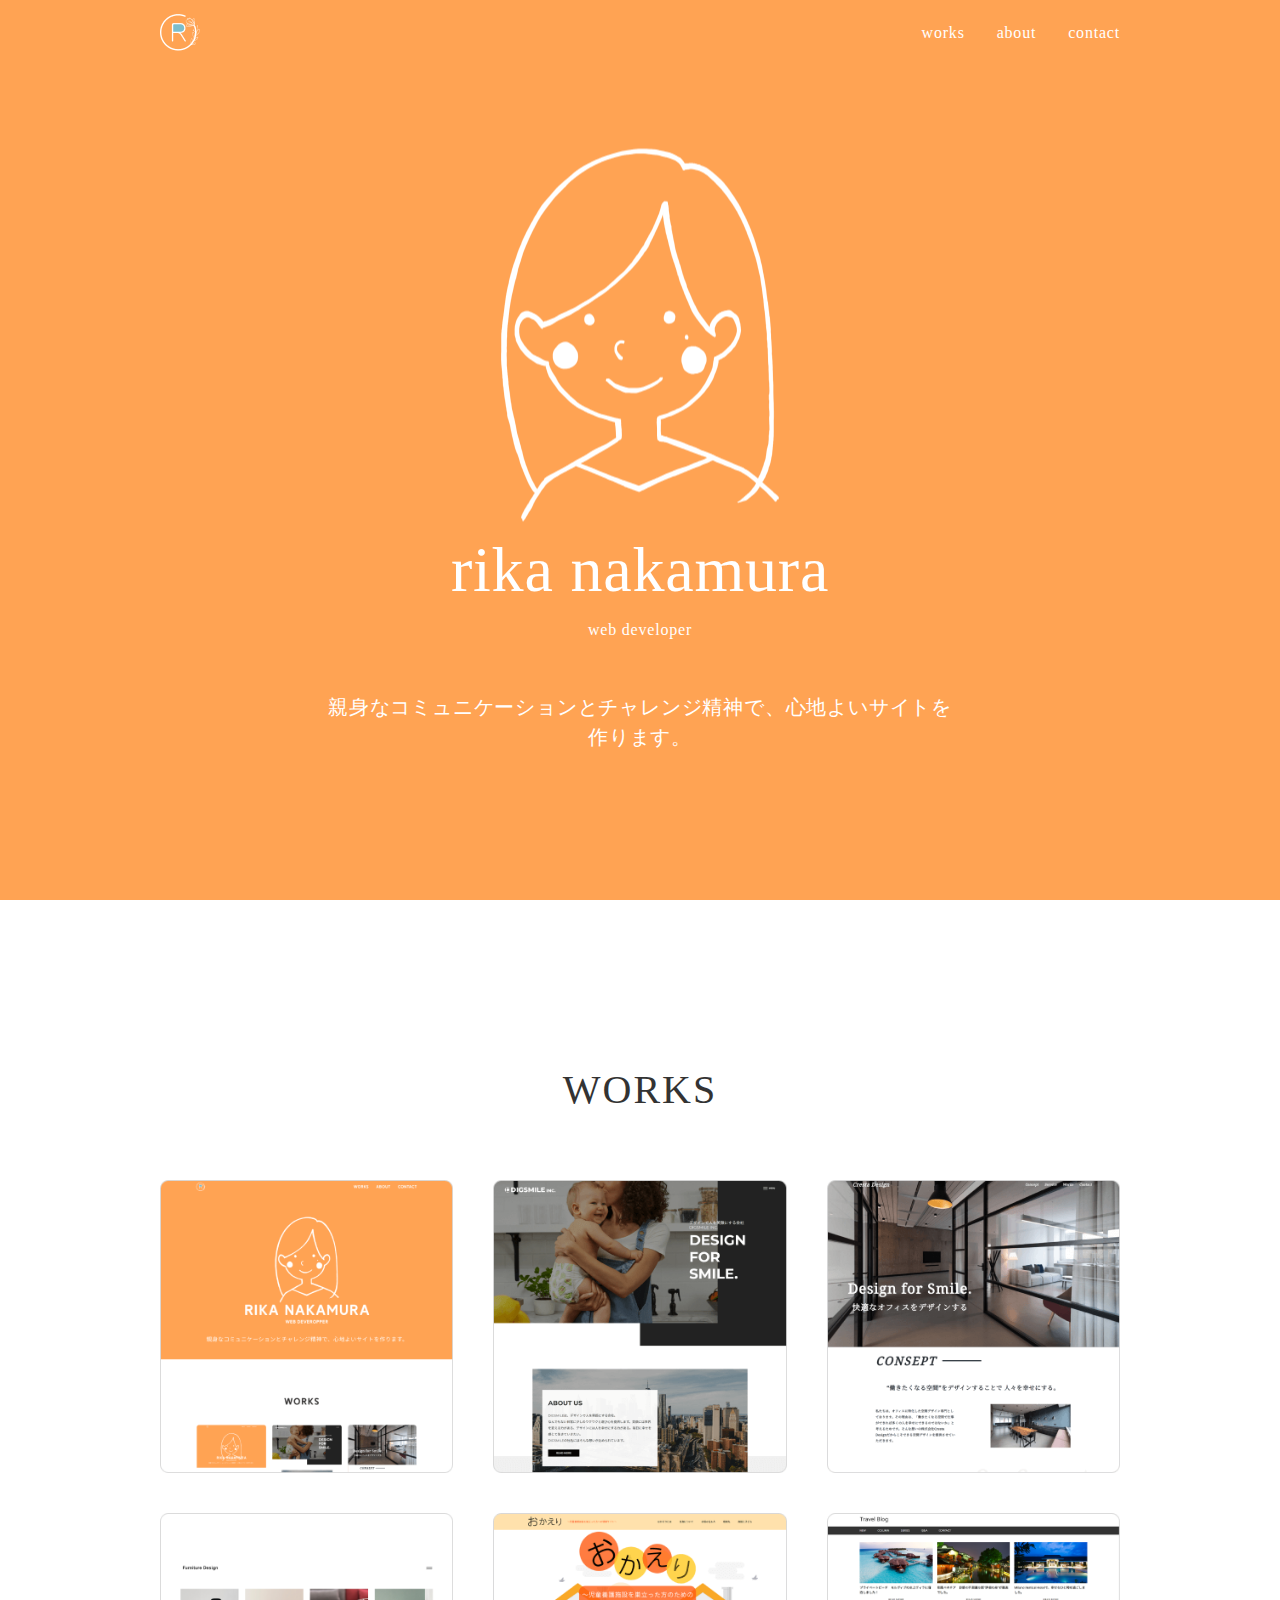
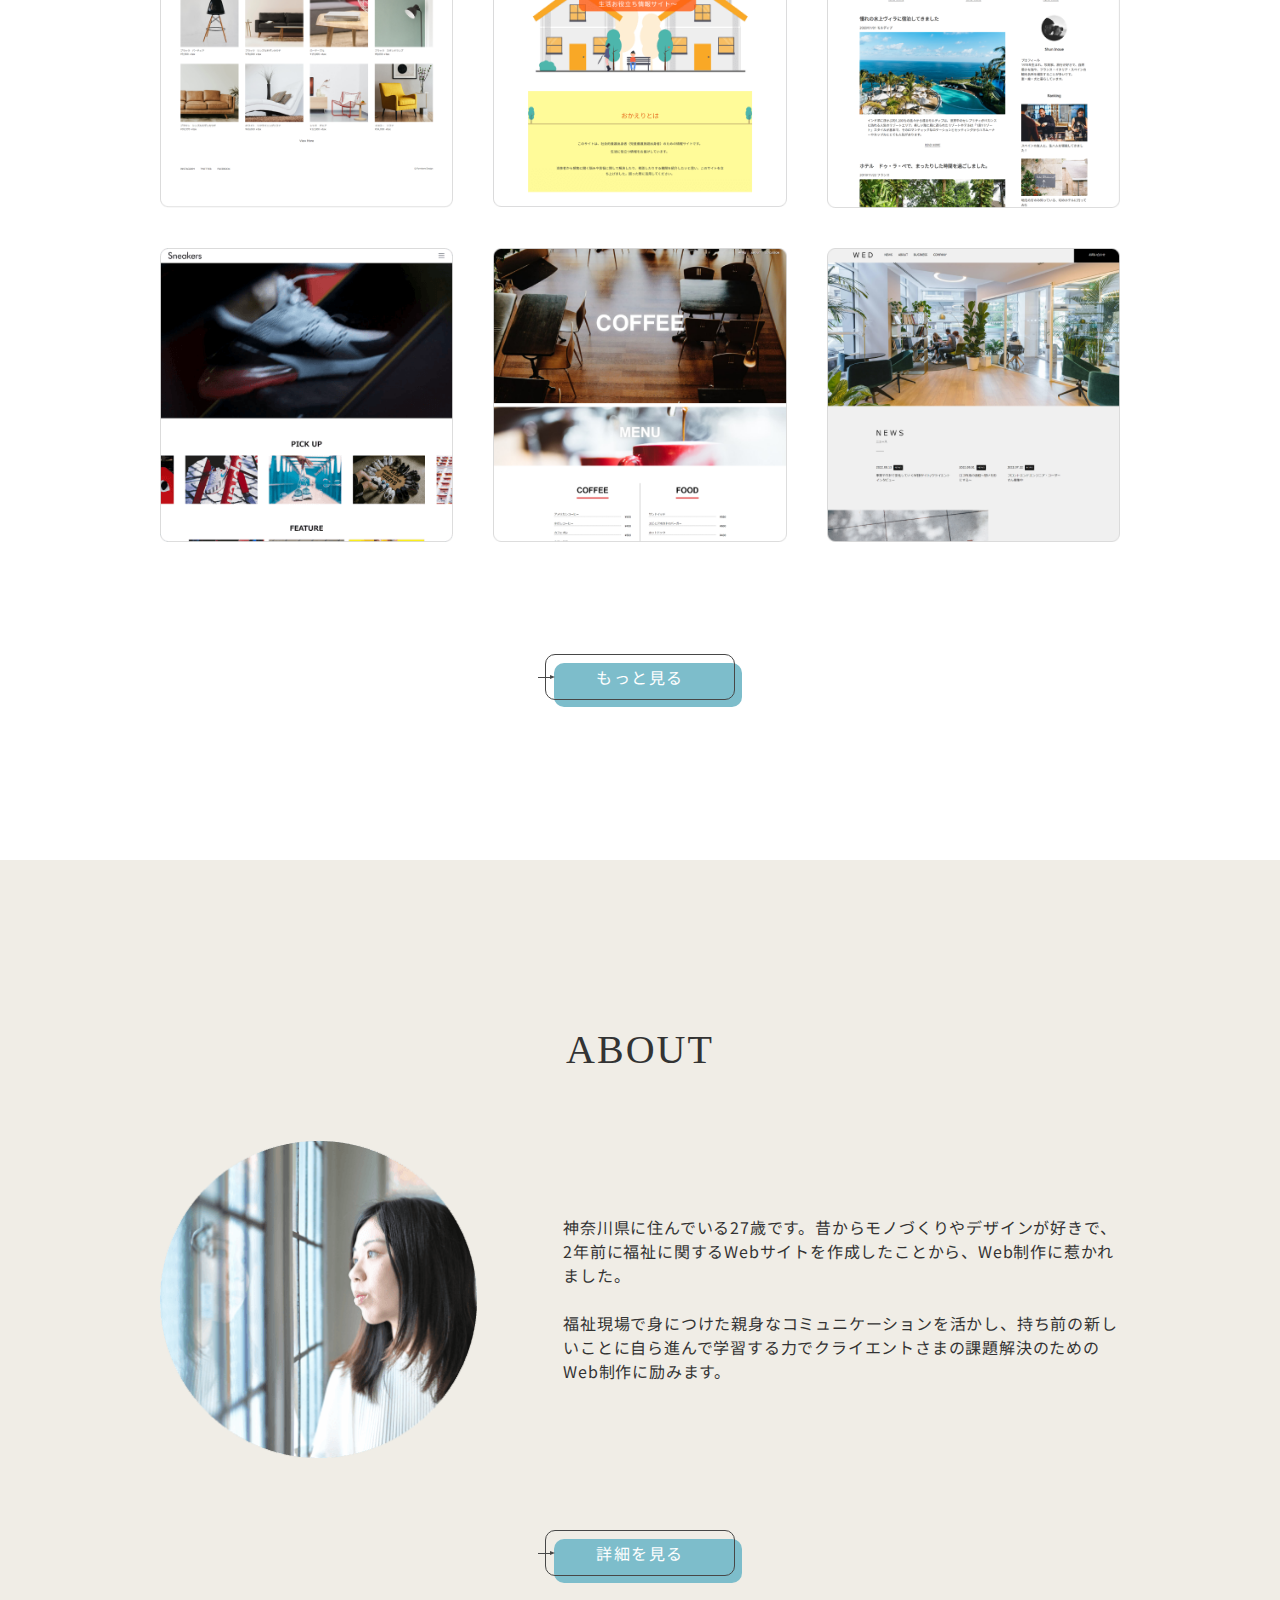
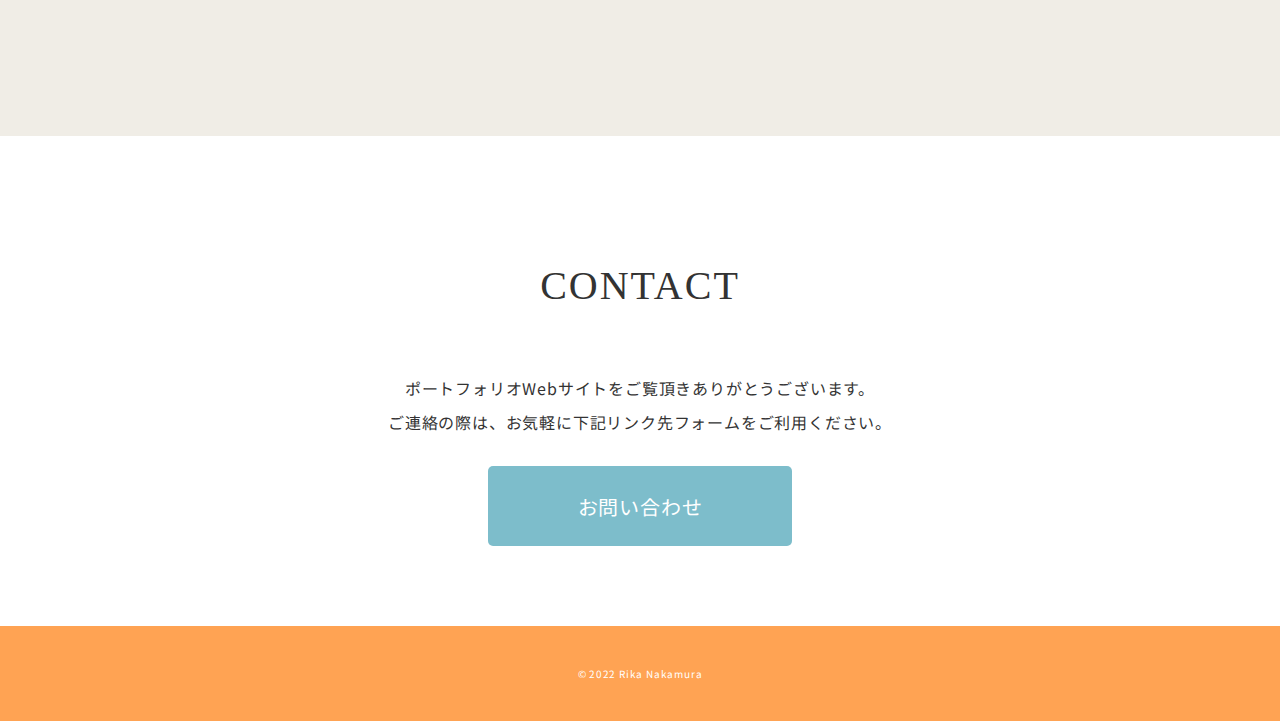
<file: index.html>
<!DOCTYPE html>
<html lang="ja">

<head>
    <meta charset="UTF-8">
    <meta name="viewport" content="width=device-width, initial-scale=1.0">
    <meta name="description" content="webコーダーをめざす中村理香のポートフォリオサイトです">
    <title>Rika Nakamura portforio | Home </title>
    <link rel="short-icon" href="#">
    <link href="https://fonts.googleapis.com/css2?family=Noto+Sans+JP:wght@400;700&display=swap" rel="stylesheet">
    <script src="https://ajax.googleapis.com/ajax/libs/jquery/3.4.1/jquery.min.js"></script>
    <link rel="stylesheet" href="https://use.fontawesome.com/releases/v5.6.3/css/all.css">
    <link rel="stylesheet" href="styles/reset.css">
    <link rel="stylesheet" href="styles/styles.css">
</head>

<body>
    <!-- header -->
    <header class="header">
        <div class="header__inner wrapper">
            <p class="header__logo">
                <a href="index.html">
                    <img src="img/Home/logo.png" alt="ヘッダーロゴ">
                </a>
            </p>
            <div class="nav-wrapper">
                <nav class="header__nav">
                    <ul class="header__nav_list ">
                        <li class="header__nav_item"><a href="works.html">works</a></li>
                        <li class="header__nav_item"><a href="about.html">about</a></li>
                        <li class="header__nav_item"><a href="contact.html">contact</a></li>
                    </ul>
                </nav>
            </div>
        </div>
        <button class="burger-btn">
            <span class="bar bar_top"></span>
            <span class="bar bar_mid"></span>
            <span class="bar bar_bottom"></span>
        </button>

    </header>
    <!-- //header -->

    <!-- main -->
    <main>
        <!-- fv -->
        <div class="fv">
            <div class="fv__wrapper">
                <p class="fv__img">
                    <img src="img/Home/fv-illust 1.png" alt="Rika Nakamuraのイラスト">
                </p>
                <div class="fv__main-copy">
                    <h1>rika nakamura</h1>
                    <p class="fv__en-copy">web developer</p>
                    <p class="fv__jp-copy">親身なコミュニケーションとチャレンジ精神で、<br class="only-SP">心地よいサイトを作ります。</p>
                </div>
            </div>
        </div>
        <!-- //fv -->

        <!-- workSec -->
        <section class="workSec section wrapper">
            <h2 class="section__title">works</h2>
            <ul class="workSec__list">
                <li class="workSec__item"><a href="works-item1.html"><img
                            src="img/Home/works-item1.png" alt="item1の画像"></a></li>
                <li class="workSec__item"><a href="works-item2.html"><img
                            src="img/Home/works-item2.png" alt="item2の画像"></a></li>
                <li class="workSec__item"><a href="works-item3.html"><img
                            src="img/Home/works-item3.png" alt="item3の画像"></a></li>
                <li class="workSec__item"><a href="works-item4.html"><img
                            src="img/Home/works-item4.png" alt="item4の画像"></a></li>
                <li class="workSec__item"><a href="works-item5.html"><img
                            src="img/Home/works-item5.png" alt="item5の画像"></a></li>
                <li class="workSec__item"><a href="works-item6.html"><img
                            src="img/Home/works-item6.png" alt="item6の画像"></a></li>
                <li class="workSec__item"><a href="works-item7.html"><img
                            src="img/Home/works-item7.png" alt="item7の画像"></a></li>
                <li class="workSec__item"><a href="works-item8.html"><img
                            src="img/Home/works-item8.png" alt="item8の画像"></a></li>
                <li class="workSec__item"><a href="works-item9.html"><img
                            src="img/Home/works-item9.png" alt="item9の画像"></a></li>
            </ul>
            <div class="common-btn">
                <div class="btn-wrap">
                    <div class="btn-inner">
                        <a href="works.html">もっと見る</a>
                    </div>
                </div>
            </div>
        </section>
        <!-- //worksSec -->

        <!-- aboutSec -->
        <section class="top-aboutSec section bg-bro">
            <div class="wrapper">
                <h2 class="section__title">about</h2>
                <div class="aboutSec__inner">
                    <p class="aboutSec__img"><img src="img/Home/about-photo.png" alt="RikaNakamuraの画像"></p>
                    <div class="aboutSec__txt">
                        <p>
                            神奈川県に住んでいる27歳です。昔からモノづくりやデザインが好きで、2年前に福祉に関するWebサイトを作成したことから、Web制作に惹かれました。
                        </p>
                        <p>
                            福祉現場で身につけた親身なコミュニケーションを活かし、持ち前の新しいことに自ら進んで学習する力でクライエントさまの課題解決のためのWeb制作に励みます。
                        </p>
                    </div>
                </div>
                <div class="common-btn">
                    <div class="btn-wrap">
                        <div class="btn-inner">
                            <a href="about.html">詳細を見る</a>
                        </div>
                    </div>
                </div>
            </div>
        </section>
        <!-- //aboutSec -->

        <!-- cta -->
        <section class="ctaSec section-underlayer">
            <div class="wrapper">
                <h2 class="section__title">contact</h2>
                <p>ポートフォリオWebサイトをご覧頂き<br class="only-SP">ありがとうございます。</p>
                <p>ご連絡の際は、お気軽に<br class="only-SP">下記リンク先フォームをご利用ください。</p>
                <div class="btn"><a href="contact.html">お問い合わせ</a></div>
            </div>
        </section>
        <!-- //cta -->

        <div id="pagetop"><a href="#"></a></div>
    </main>
    <!-- //main -->


    <!-- footer -->
    <footer>
        <p class="small">&copy; 2022 Rika Nakamura</p>
    </footer>
    <!-- //footer -->

    <script src="https://code.jquery.com/jquery-3.6.0.min.js"
        integrity="sha256-/xUj+3OJU5yExlq6GSYGSHk7tPXikynS7ogEvDej/m4=" crossorigin="anonymous"></script>
    <script src="js/main.js"></script>

</body>

</html>
</file>
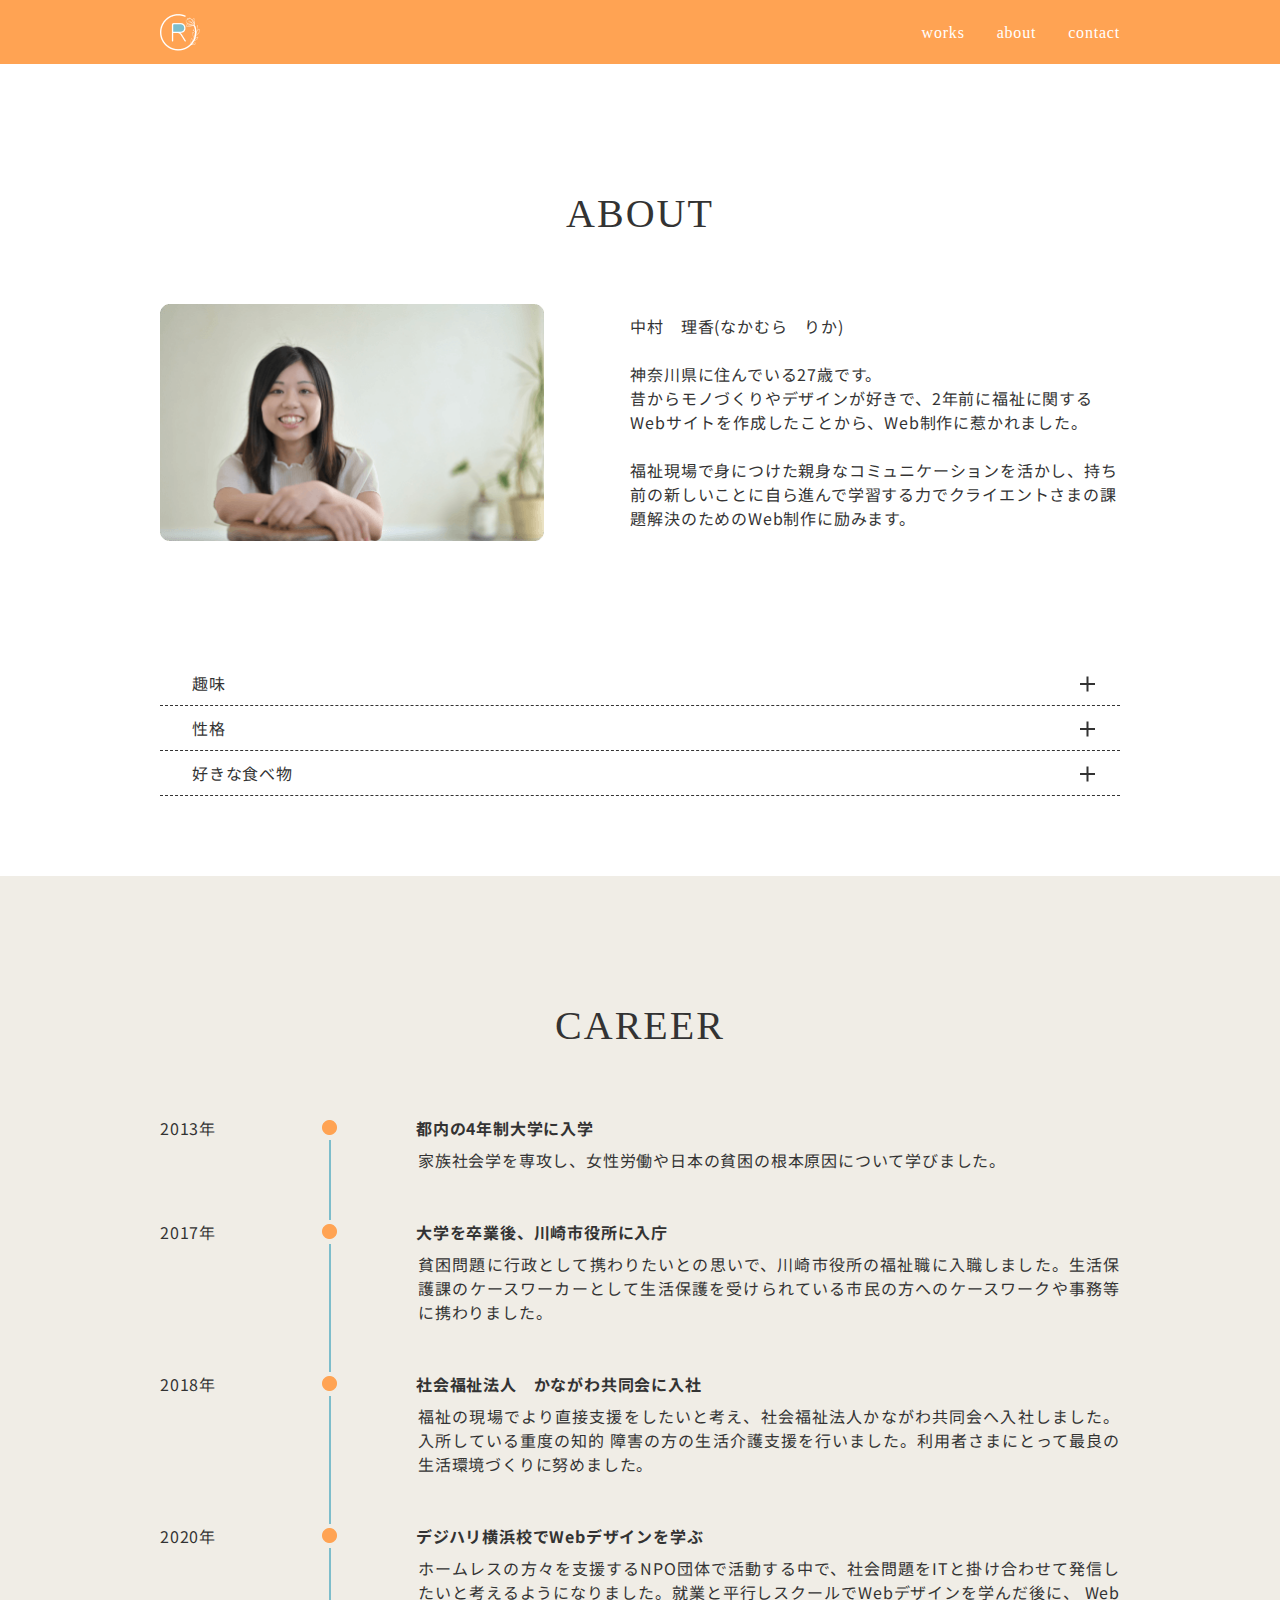
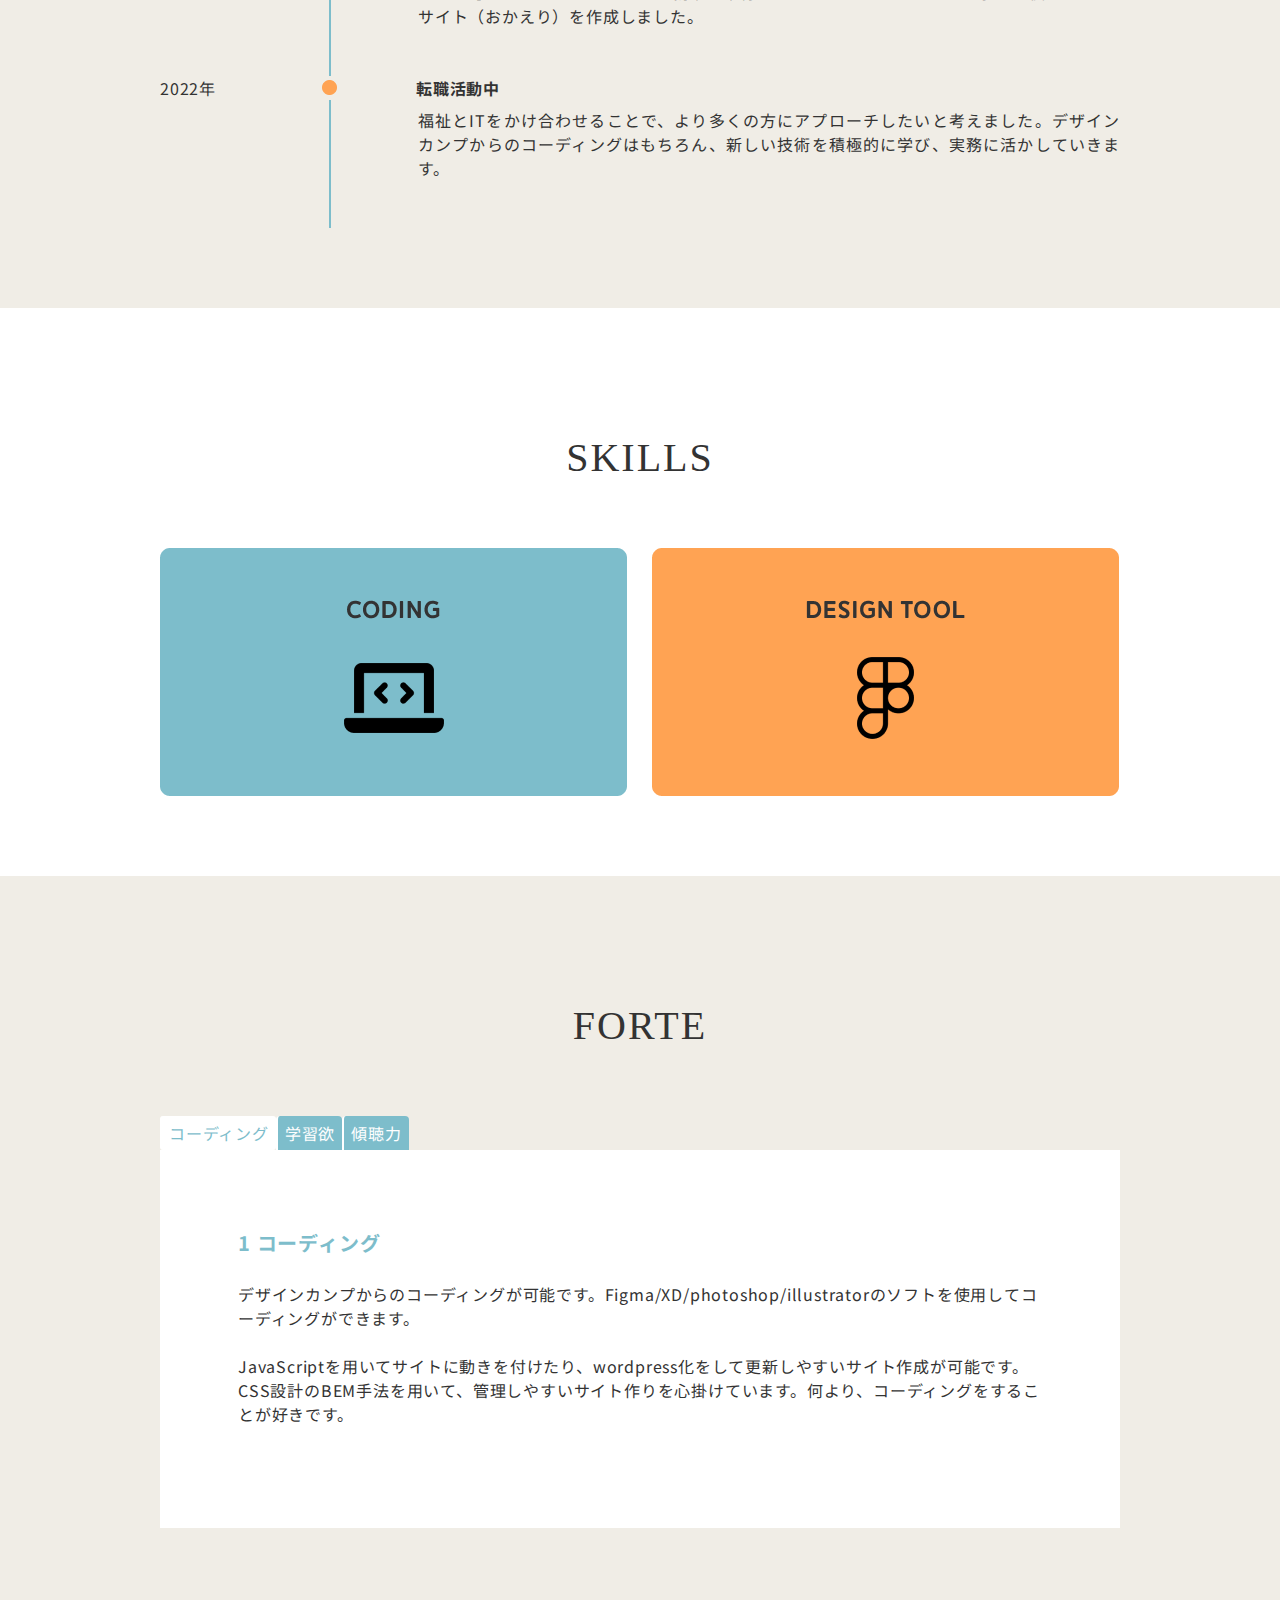
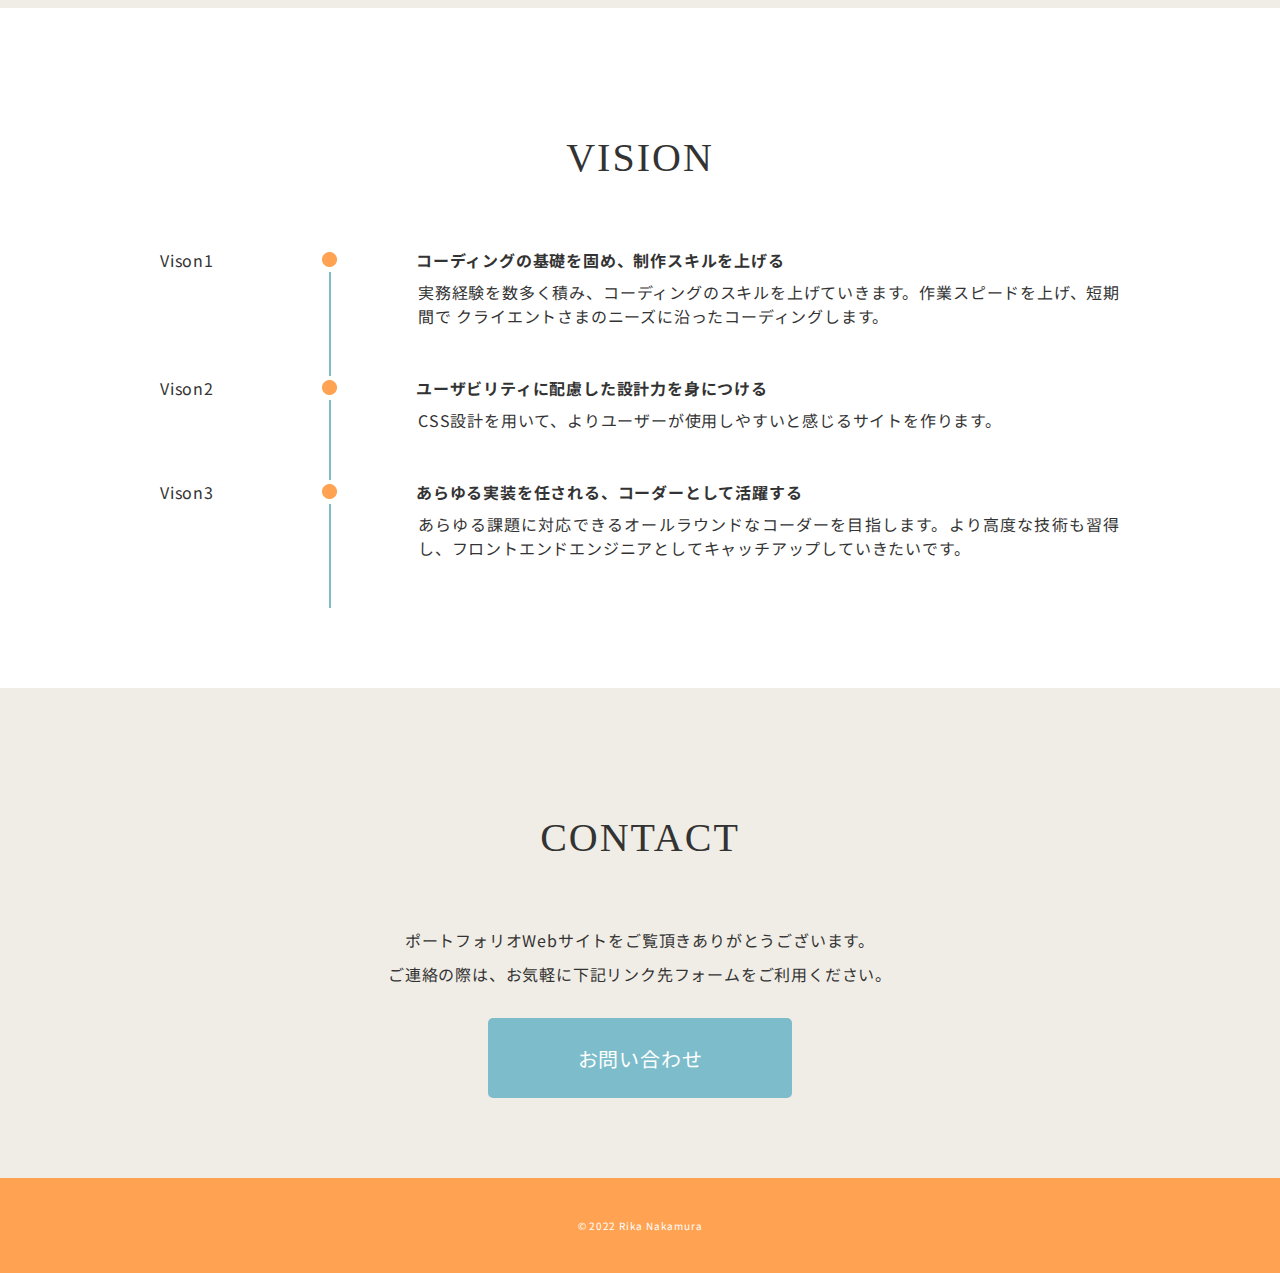
<file: about.html>
<!DOCTYPE html>
<html lang="ja">

<head>
    <meta charset="UTF-8">
    <meta name="viewport" content="width=device-width, initial-scale=1.0">
    <meta name="description" content="webコーダーをめざす中村理香のポートフォリオサイトです">
    <title>Rika Nakamura portforio | About </title>
    <link rel="short-icon" href="#">
    <link href="https://fonts.googleapis.com/css2?family=Noto+Sans+JP:wght@400;700&display=swap" rel="stylesheet">
    <link rel="stylesheet" href="https://use.fontawesome.com/releases/v5.6.3/css/all.css">
    <link rel="stylesheet" href="styles/reset.css">
    <link rel="stylesheet" href="styles/styles.css">
</head>

<body>
    <!-- header -->
    <header class="header">
        <div class="header__inner wrapper">
            <p class="header__logo">
                <a href="index.html">
                    <img src="img/Home/logo.png" alt="ヘッダーロゴ">
                </a>
            </p>
            <div class="nav-wrapper">
                <nav class="header__nav">
                    <ul class="header__nav_list ">
                        <li class="header__nav_item"><a href="works.html">works</a></li>
                        <li class="header__nav_item"><a href="about.html">about</a></li>
                        <li class="header__nav_item"><a href="contact.html">contact</a></li>
                    </ul>
                </nav>
            </div>
        </div>
        <button class="burger-btn">
            <span class="bar bar_top"></span>
            <span class="bar bar_mid"></span>
            <span class="bar bar_bottom"></span>
        </button>

    </header>
    <!-- //header -->


    <!-- main -->
    <main>
        <!-- aboutSec -->
        <section class="aboutSec adjustment-top wrapper">
            <div class="aboutSec__summary">
                <h2 class="section__title">about</h2>
                <div class="aboutSec__inner">
                    <p class="aboutSec__photo"><img src="img/about/about-photo.png" alt="プロフィール写真"></p>
                    <div class="aboutSec__description">
                        <p class="aboutSec__txt">中村　理香(なかむら　りか)</p>
                        <p class="aboutSec__txt">神奈川県に住んでいる27歳です。<br>
                            昔からモノづくりやデザインが好きで、2年前に福祉に関するWebサイトを作成したことから、Web制作に惹かれました。</p>
                        <p class="aboutSec__txt">
                            福祉現場で身につけた親身なコミュニケーションを活かし、持ち前の新しいことに自ら進んで学習する力でクライエントさまの課題解決のためのWeb制作に励みます。</p>
                    </div>
                </div>
            </div>

            <!-- accordion -->
            <div class="accordion">
                <div class="accordion__container">
                    <h4 class="accordion__title js-accordion-title">趣味</h4>
                    <div class="accordion__content">美術鑑賞・筋トレ・旅行・音楽・読書</div>
                    <h4 class="accordion__title js-accordion-title">性格</h4>
                    <div class="accordion__content">穏やか・まじめ・コツコツ励む</div>
                    <h4 class="accordion__title js-accordion-title">好きな食べ物</h4>
                    <div class="accordion__content">生かき・ヨーグルト</div>
                </div><!-- accordion__container -->
            </div>
            <!-- //accordion -->

        </section>
        <!-- //aboutSec -->


        <!-- careerSec -->
        <section class="careerSec section-underlayer bg-bro">
            <div class="wrapper">
                <h2 class="section__title">career</h2>
                <ul>
                    <li class="career-item">
                        <div class="career-summary">
                            <span>2013年</span>
                            <span class="icon-24"><img src="img/about/circle.png" alt="circle"></span>
                            <span class="career-summary__text">都内の4年制大学に入学</span>
                        </div>
                        <div class="career-description">
                            家族社会学を専攻し、女性労働や日本の貧困の根本原因について学びました。
                        </div>
                    </li>
                    <li class="career-item">
                        <div class="career-summary">
                            <span>2017年</span>
                            <span class="icon-24"><img src="img/about/circle.png" alt="circle"></span>
                            <span class="career-summary__text">大学を卒業後、川崎市役所に入庁
                            </span>
                        </div>
                        <div class="career-description">
                            貧困問題に行政として携わりたいとの思いで、川崎市役所の福祉職に入職しました。生活保護課のケースワーカーとして生活保護を受けられている市民の方へのケースワークや事務等に携わりました。
                        </div>
                    </li>
                    <li class="career-item">
                        <div class="career-summary">
                            <span>2018年</span>
                            <span class="icon-24"><img src="img/about/circle.png" alt="circle"></span>
                            <span class="career-summary__text">社会福祉法人　かながわ共同会に入社</span>
                        </div>
                        <div class="career-description">
                            福祉の現場でより直接支援をしたいと考え、社会福祉法人かながわ共同会へ入社しました。入所している重度の知的
                            障害の方の生活介護支援を行いました。利用者さまにとって最良の生活環境づくりに努めました。
                        </div>
                    </li>
                    <li class="career-item">
                        <div class="career-summary">
                            <span>2020年</span>
                            <span class="icon-24"><img src="img/about/circle.png" alt="circle"></span>
                            <span class="career-summary__text">デジハリ横浜校でWebデザインを学ぶ</span>
                        </div>
                        <div class="career-description">
                            ホームレスの方々を支援するNPO団体で活動する中で、社会問題をITと掛け合わせて発信したいと考えるようになりました。就業と平行しスクールでWebデザインを学んだ後に、
                            <span><a class="link"
                                    href="https://okaeri-cha-ri.com/index.html">Webサイト（おかえり）</a></span>を作成しました。
                        </div>
                    </li>
                    <li class="career-item">
                        <div class="career-summary">
                            <span>2022年</span>
                            <span class="icon-24"><img src="img/about/circle.png" alt="circle"></span>
                            <span class="career-summary__text">転職活動中</span>
                        </div>
                        <div class="career-description">
                            福祉とITをかけ合わせることで、より多くの方にアプローチしたいと考えました。デザインカンプからのコーディングはもちろん、新しい技術を積極的に学び、実務に活かしていきます。
                        </div>
                    </li>
                </ul>
            </div>
        </section>
        <!-- //careerSec -->

        <!-- skillsSec -->
        <section class="skillsSec section-underlayer wrapper">
            <h2 class="section__title">skills</h2>
            <div class="skillsSec__inner">
                <figure>
                    <img class="only-PC" src="img/about/coding.png" alt="PCの画像">
                    <img class="only-SP" src="img/about/coding-sp.png" alt="PCの画像">
                    <figcaption>
                        <h3>HTML/css/sass/jQuery/JavaScript/<br>wordpress/CSS設計/Git</h3>
                        <p>レスポンシブデザイン、Sassの記述が可能です。jQueryやJavaScriptを用いてサイトに動きを付けることも可能です。静的サイトにWordpressを組み込みました。
                            後に管理・更新がしやすいようなコーディングを心掛けるため、Sassの記述やCSS設計も取り入れています。
                        </p>
                    </figcaption>
                </figure>
                <figure class="skillsSec__right">
                    <img class="only-PC" src="img/about/design.png" alt="Figmaのロゴの画像">
                    <img class="only-SP" src="img/about/design-sp.png" alt="Figmaのロゴの画像">
                    <figcaption>
                        <h3>Figma/XD/photoshop/illustrator</h3>
                        <p>Figmaを用いて、オリジナルポートフォリオを作成しました。photoshopを用いてバナーや名刺の作成も可能です。Illustratorは、現在勉強中ですが基本的な機能は問題なく使用できます。
                        </p>
                    </figcaption>
                </figure>
                <div>
                </div>

            </div>
        </section>
        <!-- //skillsSec -->

        <!-- fortSec -->
        <section class="fortSec section-underlayer bg-bro">
            <div class="wrapper">
                <h2 class="section__title">forte</h2>

                <!-- タブメニュー -->
                <ul>
                    <li class="tab active">コーディング</li>
                    <li class="tab">学習欲</li>
                    <li class="tab">傾聴力</li>
                </ul>
                <!-- タブコンテンツ -->
                <div class="panel show">
                    <p class="panel__title">1 コーディング</p>
                    <p class="panel__details">デザインカンプからのコーディングが可能です。Figma/XD/photoshop/illustratorのソフトを使用してコーディングができます。
                    </p>
                    <p class="panel__details">
                        JavaScriptを用いてサイトに動きを付けたり、wordpress化をして更新しやすいサイト作成が可能です。CSS設計のBEM手法を用いて、管理しやすいサイト作りを心掛けています。何より、コーディングをすることが好きです。
                    </p>
                </div>
                <div class="panel">
                    <p class="panel__title">2 学習欲</p>
                    <p class="panel__details">
                        新しいことを自らキャッチアップし、学ぶことに大きな喜びを感じます。前職では働きながら介護福祉士初任者研修の資格を取ったり、障害特性の理解促進のために文献を読むことで、利用者様のよりよい生活支援に活かしてきました。
                    </p>
                    <p class="panel__details">またWebデザインの学校に通い、Webサイトを作成するなど新たな分野にも積極的に学んできました。</p>
                    <p class="panel__details">今後はコーダーとして常に新しい技術を得ながら、Web制作に挑戦します。</p>

                </div>
                <div class="panel">
                    <p class="panel__title">3 傾聴力</p>
                    <p class="panel__details">
                        福祉職の経験から、相手の気持ちに親身になって寄り添いニーズにそった支援を心掛けてきました。重度知的障害を持つ方の言語化されにくいご本人の気持ちに寄り添い、表情や身体的反応よりご本人の気持ちを汲み取り、よりよい生活環境づくりに努めました。
                    </p>
                    <p class="panel__details">環境整備をすることで、障害特性ゆえに生じる混乱が無くなったり、普段の生活で素敵な笑顔が見られた際は大きなやりがいを感じました。</p>
                    <p class="panel__details">今後も親身なコミュニケ―ションを大切に、実務に励んでいきたいです。</p>
                </div>
            </div>
        </section>
        <!-- //fortSec -->

        <!-- visionSec -->
        <section class="visionSec section-underlayer wrapper">
            <h2 class="section__title">vision</h2>
            <ul>
                <li class="vision-item">
                    <div class="vision-summary">
                        <span class="vision-term">Vison1</span>
                        <span class="icon-24"><img src="img/about/circle-bg-white.png" alt="circle"></span>
                        <span class="vision-summary__text">コーディングの基礎を固め、制作スキルを上げる</span>
                    </div>
                    <div class="vision-description">
                        実務経験を数多く積み、コーディングのスキルを上げていきます。作業スピードを上げ、短期間で
                        クライエントさまのニーズに沿ったコーディングします。
                    </div>
                </li>
                <li class="vision-item">
                    <div class="vision-summary">
                        <span class="vision-term">Vison2</span>
                        <span class="icon-24"><img src="img/about/circle-bg-white.png" alt="circle"></span>
                        <span class="vision-summary__text"> ユーザビリティに配慮した設計力を身につける</span>
                    </div>
                    <div class="vision-description">
                        CSS設計を用いて、よりユーザーが使用しやすいと感じるサイトを作ります。
                    </div>
                </li>
                <li class="vision-item">
                    <div class="vision-summary">
                        <span class="vision-term">Vison3</span>
                        <span class="icon-24"><img src="img/about/circle-bg-white.png" alt="circle"></span>
                        <span class="vision-summary__text">あらゆる実装を任される、コーダーとして活躍する</span>
                    </div>
                    <div class="vision-description">
                        あらゆる課題に対応できるオールラウンドなコーダーを目指します。より高度な技術も習得し、フロントエンドエンジニアとしてキャッチアップしていきたいです。
                    </div>
                </li>
            </ul>
        </section>

        <!-- //visionSec -->


            <!-- cta -->
            <section class="ctaSec section-underlayer bg-bro">
                <div class="wrapper">
                    <h2 class="section__title">contact</h2>
                    <p>ポートフォリオWebサイトをご覧頂き<br class="only-SP">ありがとうございます。</p>
                    <p>ご連絡の際は、お気軽に<br class="only-SP">下記リンク先フォームをご利用ください。</p>
                    <div class="btn"><a href="contact.html">お問い合わせ</a></div>
                </div>
            </section>
            <!-- //cta -->

            <div id="pagetop"><a href="#"></a></div>

    </main>
    <!-- //main -->


    <!-- footer -->
    <footer>
        <p class="small">&copy; 2022 Rika Nakamura</p>
    </footer>
    <!-- //footer -->




    <script src="https://code.jquery.com/jquery-3.6.0.min.js"
        integrity="sha256-/xUj+3OJU5yExlq6GSYGSHk7tPXikynS7ogEvDej/m4=" crossorigin="anonymous"></script>
    <script src="js/main.js"></script>
</body>

</html>
</file>
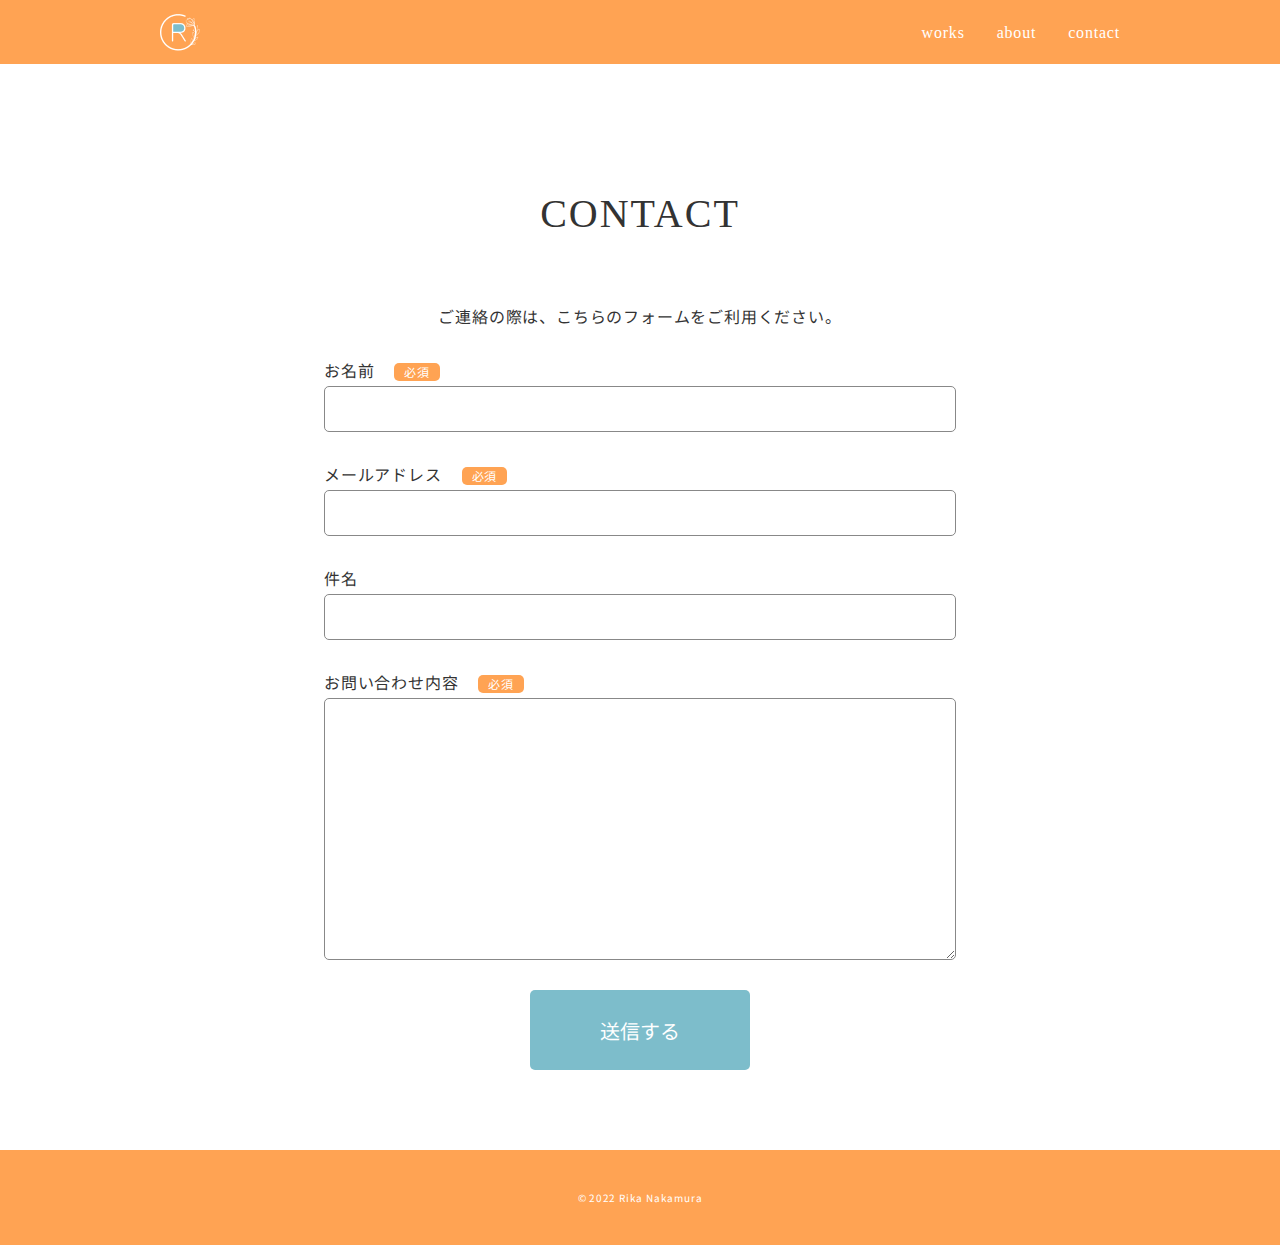
<file: contact.html>
<!DOCTYPE html>
<html lang="ja">

<head>
    <meta charset="UTF-8">
    <meta name="viewport" content="width=device-width, initial-scale=1.0">
    <meta name="description" content="webコーダーをめざす中村理香のポートフォリオサイトです">
    <title>Rika Nakamura portforio | contact </title>
    <link rel="short-icon" href="#">
    <link href="https://fonts.googleapis.com/css2?family=Noto+Sans+JP:wght@400;700&display=swap" rel="stylesheet">
    <link rel="stylesheet" href="https://use.fontawesome.com/releases/v5.6.3/css/all.css">
    <link rel="stylesheet" href="styles/reset.css">
    <link rel="stylesheet" href="styles/styles.css">
</head>

<body>
    <!-- header -->
    <header class="header">
        <div class="header__inner wrapper">
            <p class="header__logo">
                <a href="index.html">
                    <img src="img/Home/logo.png" alt="ヘッダーロゴ">
                </a>
            </p>
            <div class="nav-wrapper">
                <nav class="header__nav">
                    <ul class="header__nav_list ">
                        <li class="header__nav_item"><a href="works.html">works</a></li>
                        <li class="header__nav_item"><a href="about.html">about</a></li>
                        <li class="header__nav_item"><a href="contact.html">contact</a></li>
                    </ul>
                </nav>
            </div>
        </div>
        <button class="burger-btn">
            <span class="bar bar_top"></span>
            <span class="bar bar_mid"></span>
            <span class="bar bar_bottom"></span>
        </button>

    </header>
    <!-- //header -->

    <!-- main -->
    <main>

        <!-- contact -->

        <section class="contactSec  adjustment-top wrapper">
            <h2 class="section__title">contact</h2>
            <p class="contactSec__lead">ご連絡の際は、<br class="only-SP">こちらのフォームをご利用ください。</p>

            <!-- form -->
            <form action="" method="post" class="form">
                <dl>
                    <dt><label for="name">お名前</label><span>必須</span></dt>
                    <dd>
                        <input type="text" id="name" name="name">
                    </dd>

                    <dt><label for="email">メールアドレス</label><span>必須</span></dt>
                    <dd>
                        <input type="email" id="email" name="email">
                    </dd>

                    <dt><label for="subject">件名</label></dt>
                    <dd>
                        <input type="text" id="subject" name="subject">
                    </dd>

                    <dt><label for="contents">お問い合わせ内容</label><span>必須</span></dt>
                    <dd><textarea name="contents" id="contents" cols="40" rows="10"></textarea></dd>
                </dl>

                <p class="contactSec__btn"><input type="submint" value="送信する" class="submit-btn" ></p>
                

            </form>
            <!-- //form -->

        </section>
        <!-- //formSec -->

        <!-- //contact -->

        <div id="pagetop"><a href="#"></a></div>
    </main>
    <!-- //main -->


    <!-- footer -->
    <footer>
        <p class="small">&copy; 2022 Rika Nakamura</p>
    </footer>
    <!-- //footer -->

    <script src="https://code.jquery.com/jquery-3.6.0.min.js"
    integrity="sha256-/xUj+3OJU5yExlq6GSYGSHk7tPXikynS7ogEvDej/m4=" crossorigin="anonymous"></script>
    <script src="js/main.js"></script>

</body>

</html>
</file>
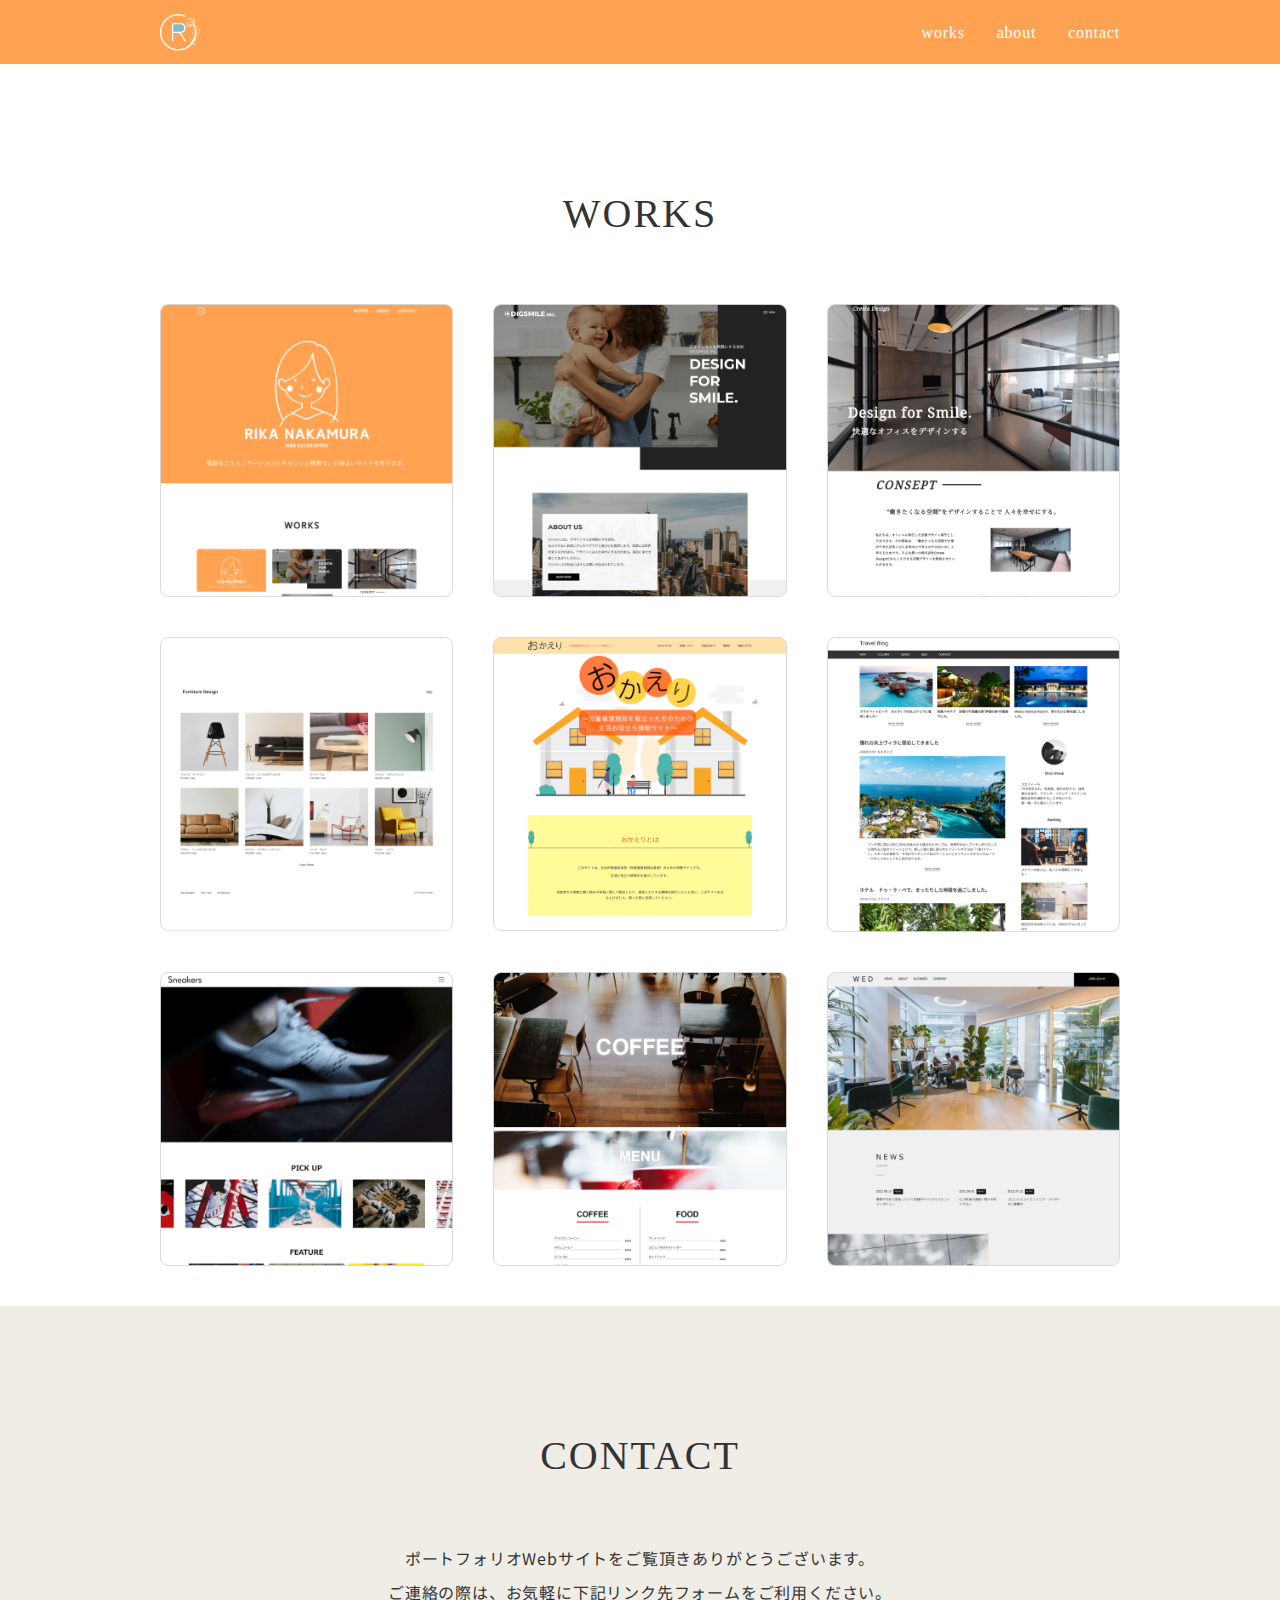
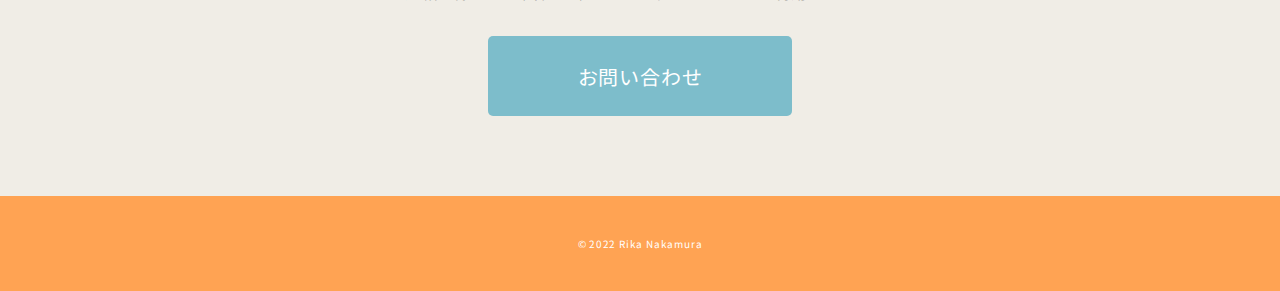
<file: works.html>
<!DOCTYPE html>
<html lang="ja">

<head>
    <meta charset="UTF-8">
    <meta name="viewport" content="width=device-width, initial-scale=1.0">
    <meta name="description" content="webコーダーをめざす中村理香のポートフォリオサイトです">
    <title>Rika Nakamura portforio | Works </title>
    <link rel="short-icon" href="#">
    <link href="https://fonts.googleapis.com/css2?family=Noto+Sans+JP:wght@400;700&display=swap" rel="stylesheet">
    <link rel="stylesheet" href="https://use.fontawesome.com/releases/v5.6.3/css/all.css">
    <link rel="stylesheet" href="styles/reset.css">
    <link rel="stylesheet" href="styles/styles.css">
</head>

<body>
    <!-- header -->
    <header class="header">
        <div class="header__inner wrapper">
            <p class="header__logo">
                <a href="index.html">
                    <img src="img/Home/logo.png" alt="ヘッダーロゴ">
                </a>
            </p>
            <div class="nav-wrapper">
                <nav class="header__nav">
                    <ul class="header__nav_list ">
                        <li class="header__nav_item"><a href="works.html">works</a></li>
                        <li class="header__nav_item"><a href="about.html">about</a></li>
                        <li class="header__nav_item"><a href="contact.html">contact</a></li>
                    </ul>
                </nav>
            </div>
        </div>
        <button class="burger-btn">
            <span class="bar bar_top"></span>
            <span class="bar bar_mid"></span>
            <span class="bar bar_bottom"></span>
        </button>

    </header>
    <!-- //header -->

    <!-- main -->
    <main>


        <!-- workSec -->
        <section class="workSec  adjustment-top">
            <div class="wrapper">
                <h2 class="section__title">works</h2>
                <ul class="workSec__list">
                    <li class="workSec__item"><a href="works-item1.html"><img src="img/Home/works-item1.png" alt="item1の画像"></a>
                    </li>
                    <li class="workSec__item"><a href="works-item2.html"><img src="img/Home/works-item2.png" alt="item2の画像"></a>
                    </li>
                    <li class="workSec__item"><a href="works-item3.html"><img src="img/Home/works-item3.png" alt="item3の画像"></a>
                    </li>
                    <li class="workSec__item"><a href="works-item4.html"><img src="img/Home/works-item4.png" alt="item4の画像"></a>
                    </li>
                    <li class="workSec__item"><a href="works-item5.html"><img src="img/Home/works-item5.png" alt="item5の画像"></a>
                    </li>
                    <li class="workSec__item"><a href="works-item6.html"><img src="img/Home/works-item6.png" alt="item6の画像"></a>
                    </li>
                    <li class="workSec__item"><a href="works-item7.html"><img src="img/Home/works-item7.png" alt="item7の画像"></a>
                    </li>
                    <li class="workSec__item"><a href="works-item8.html"><img src="img/Home/works-item8.png" alt="item8の画像"></a>
                    </li>
                    <li class="workSec__item"><a href="works-item9.html"><img src="img/Home/works-item9.png" alt="item9の画像"></a>
                    </li>
                </ul>

                <!-- <ul class="pagination">
                    <li>1</li>
                    <li>
                        <a href="">2</a>
                    </li>
                </ul> -->
            </div>

            <!-- cta -->
            <section class="ctaSec section-underlayer bg-bro">
                <div class="wrapper">
                    <h2 class="section__title">contact</h2>
                    <p>ポートフォリオWebサイトをご覧頂き<br class="only-SP">ありがとうございます。</p>
                    <p>ご連絡の際は、お気軽に<br class="only-SP">下記リンク先フォームをご利用ください。</p>
                    <div class="btn"><a href="contact.html">お問い合わせ</a></div>
                </div>
            </section>
            <!-- //cta -->

        </section>
        <!-- //workSec -->


        <div id="pagetop"><a href="#"></a></div>
    </main>
    <!-- //main -->

    <!-- footer -->
    <footer>
        <p class="small">&copy; 2022 Rika Nakamura</p>
    </footer>
    <!-- //footer -->
    <script src="https://code.jquery.com/jquery-3.6.0.min.js"
        integrity="sha256-/xUj+3OJU5yExlq6GSYGSHk7tPXikynS7ogEvDej/m4=" crossorigin="anonymous"></script>
    <script src="js/main.js"></script>


</body>


</html>
</file>
<file: styles/styles.css>
@charset "UTF-8";
/*! destyle.css v2.0.2 | MIT License | https://github.com/nicolas-cusan/destyle.css */
/* Reset box-model and set borders */
/* ============================================ */
*,
::before,
::after {
  box-sizing: border-box;
  border-style: solid;
  border-width: 0;
}

/* Document */
/* ============================================ */
/**
 * 1. Correct the line height in all browsers.
 * 2. Prevent adjustments of font size after orientation changes in iOS.
 * 3. Remove gray overlay on links for iOS.
 */
html {
  line-height: 1.15; /* 1 */
  -webkit-text-size-adjust: 100%; /* 2 */
  -webkit-tap-highlight-color: transparent; /* 3*/
}

/* Sections */
/* ============================================ */
/**
 * Remove the margin in all browsers.
 */
body {
  margin: 0;
}

/**
 * Render the `main` element consistently in IE.
 */
main {
  display: block;
}

/* Vertical rhythm */
/* ============================================ */
p,
table,
blockquote,
address,
pre,
iframe,
form,
figure,
dl {
  margin: 0;
}

/* Headings */
/* ============================================ */
h1,
h2,
h3,
h4,
h5,
h6 {
  font-size: inherit;
  line-height: inherit;
  font-weight: inherit;
  margin: 0;
}

/* Lists (enumeration) */
/* ============================================ */
ul,
ol {
  margin: 0;
  padding: 0;
  list-style: none;
}

/* Lists (definition) */
/* ============================================ */
dt {
  font-weight: bold;
}

dd {
  margin-left: 0;
}

/* Grouping content */
/* ============================================ */
/**
 * 1. Add the correct box sizing in Firefox.
 * 2. Show the overflow in Edge and IE.
 */
hr {
  box-sizing: content-box; /* 1 */
  height: 0; /* 1 */
  overflow: visible; /* 2 */
  border-top-width: 1px;
  margin: 0;
  clear: both;
  color: inherit;
}

/**
 * 1. Correct the inheritance and scaling of font size in all browsers.
 * 2. Correct the odd `em` font sizing in all browsers.
 */
pre {
  font-family: monospace, monospace; /* 1 */
  font-size: inherit; /* 2 */
}

address {
  font-style: inherit;
}

/* Text-level semantics */
/* ============================================ */
/**
 * Remove the gray background on active links in IE 10.
 */
a {
  background-color: transparent;
  text-decoration: none;
}

/**
 * 1. Remove the bottom border in Chrome 57-
 * 2. Add the correct text decoration in Chrome, Edge, IE, Opera, and Safari.
 */
abbr[title] {
  text-decoration: underline; /* 2 */
  -webkit-text-decoration: underline dotted;
          text-decoration: underline dotted; /* 2 */
}

/**
 * Add the correct font weight in Chrome, Edge, and Safari.
 */
b,
strong {
  font-weight: bolder;
}

/**
 * 1. Correct the inheritance and scaling of font size in all browsers.
 * 2. Correct the odd `em` font sizing in all browsers.
 */
code,
kbd,
samp {
  font-family: monospace, monospace; /* 1 */
  font-size: inherit; /* 2 */
}

/**
 * Add the correct font size in all browsers.
 */
small {
  font-size: 80%;
}

/**
 * Prevent `sub` and `sup` elements from affecting the line height in
 * all browsers.
 */
sub,
sup {
  font-size: 75%;
  line-height: 0;
  position: relative;
  vertical-align: baseline;
}

sub {
  bottom: -0.25em;
}

sup {
  top: -0.5em;
}

/* Embedded content */
/* ============================================ */
/**
 * Prevent vertical alignment issues.
 */
img,
embed,
object,
iframe {
  vertical-align: bottom;
}

/* Forms */
/* ============================================ */
/**
 * Reset form fields to make them styleable
 */
button,
input,
optgroup,
select,
textarea {
  -webkit-appearance: none;
  -moz-appearance: none;
       appearance: none;
  vertical-align: middle;
  color: inherit;
  font: inherit;
  background: transparent;
  padding: 0;
  margin: 0;
  outline: 0;
  border-radius: 0;
  text-align: inherit;
}

/**
 * Reset radio and checkbox appearance to preserve their look in iOS.
 */
[type=checkbox] {
  -webkit-appearance: checkbox;
  -moz-appearance: checkbox;
       appearance: checkbox;
}

[type=radio] {
  -webkit-appearance: radio;
  -moz-appearance: radio;
       appearance: radio;
}

/**
 * Show the overflow in IE.
 * 1. Show the overflow in Edge.
 */
button,
input {
  /* 1 */
  overflow: visible;
}

/**
 * Remove the inheritance of text transform in Edge, Firefox, and IE.
 * 1. Remove the inheritance of text transform in Firefox.
 */
button,
select {
  /* 1 */
  text-transform: none;
}

/**
 * Correct the inability to style clickable types in iOS and Safari.
 */
button,
[type=button],
[type=reset],
[type=submit] {
  cursor: pointer;
  -webkit-appearance: none;
  -moz-appearance: none;
       appearance: none;
}

button[disabled],
[type=button][disabled],
[type=reset][disabled],
[type=submit][disabled] {
  cursor: default;
}

/**
 * Remove the inner border and padding in Firefox.
 */
button::-moz-focus-inner,
[type=button]::-moz-focus-inner,
[type=reset]::-moz-focus-inner,
[type=submit]::-moz-focus-inner {
  border-style: none;
  padding: 0;
}

/**
 * Restore the focus styles unset by the previous rule.
 */
button:-moz-focusring,
[type=button]:-moz-focusring,
[type=reset]:-moz-focusring,
[type=submit]:-moz-focusring {
  outline: 1px dotted ButtonText;
}

/**
 * Remove arrow in IE10 & IE11
 */
select::-ms-expand {
  display: none;
}

/**
 * Remove padding
 */
option {
  padding: 0;
}

/**
 * Reset to invisible
 */
fieldset {
  margin: 0;
  padding: 0;
  min-width: 0;
}

/**
 * 1. Correct the text wrapping in Edge and IE.
 * 2. Correct the color inheritance from `fieldset` elements in IE.
 * 3. Remove the padding so developers are not caught out when they zero out
 *    `fieldset` elements in all browsers.
 */
legend {
  color: inherit; /* 2 */
  display: table; /* 1 */
  max-width: 100%; /* 1 */
  padding: 0; /* 3 */
  white-space: normal; /* 1 */
}

/**
 * Add the correct vertical alignment in Chrome, Firefox, and Opera.
 */
progress {
  vertical-align: baseline;
}

/**
 * Remove the default vertical scrollbar in IE 10+.
 */
textarea {
  overflow: auto;
}

/**
 * Correct the cursor style of increment and decrement buttons in Chrome.
 */
[type=number]::-webkit-inner-spin-button,
[type=number]::-webkit-outer-spin-button {
  height: auto;
}

/**
 * 1. Correct the outline style in Safari.
 */
[type=search] {
  outline-offset: -2px; /* 1 */
}

/**
 * Remove the inner padding in Chrome and Safari on macOS.
 */
[type=search]::-webkit-search-decoration {
  -webkit-appearance: none;
}

/**
 * 1. Correct the inability to style clickable types in iOS and Safari.
 * 2. Change font properties to `inherit` in Safari.
 */
::-webkit-file-upload-button {
  -webkit-appearance: button; /* 1 */
  font: inherit; /* 2 */
}

/**
 * Clickable labels
 */
label[for] {
  cursor: pointer;
}

/* Interactive */
/* ============================================ */
/*
 * Add the correct display in Edge, IE 10+, and Firefox.
 */
details {
  display: block;
}

/*
 * Add the correct display in all browsers.
 */
summary {
  display: list-item;
}

/*
 * Remove outline for editable content.
 */
[contenteditable] {
  outline: none;
}

/* Table */
/* ============================================ */
table {
  border-collapse: collapse;
  border-spacing: 0;
}

caption {
  text-align: left;
}

td,
th {
  vertical-align: top;
  padding: 0;
}

th {
  text-align: left;
  font-weight: bold;
}

/* Misc */
/* ============================================ */
/**
 * Add the correct display in IE 10+.
 */
template {
  display: none;
}

/**
 * Add the correct display in IE 10.
 */
[hidden] {
  display: none;
}

.section {
  padding-top: 160px;
  padding-bottom: 160px;
}

.section-underlayer {
  padding-top: 120px;
  padding-bottom: 80px;
}

.adjustment-top {
  padding-top: 184px;
  padding-bottom: 0px;
}

@media screen and (max-width: 768px) {
  .section {
    padding-top: 80px;
    padding-bottom: 80px;
  }
  .section-underlayer {
    padding-top: 80px;
    padding-bottom: 80px;
  }
  .adjustment-top {
    padding-top: 144px;
    padding-bottom: 0px;
  }
}
/*-----------------------------

base

----------------------------*/
html {
  font-size: 62.5%;
  box-sizing: border-box;
}

body {
  font-size: 1.6rem;
  letter-spacing: 0.05em;
  line-height: 1.5;
  font-family: "Noto Sans JP", sans-serif;
  color: #333333;
}

h2 {
  font-family: "Reitam";
  font-size: 4rem;
  letter-spacing: 0.05em;
  margin-bottom: 60px;
  text-transform: uppercase;
  text-align: center;
}

h3 {
  font-size: 2rem;
  font-weight: bold;
  letter-spacing: 0.05;
}

img {
  max-width: 100%;
  height: auto;
}

li {
  list-style: none;
}

a {
  text-decoration: none;
}

dt {
  font-weight: 400;
}

.wrapper {
  max-width: 1000px;
  margin: 0 auto;
  padding-left: 20px;
  padding-right: 20px;
}

.bg-bro {
  background-color: #F0EDE6;
}

.only-SP {
  display: none;
}

#pagetop {
  width: 50px;
  height: 50px;
  position: fixed;
  right: 20px;
  bottom: 20px;
  background: #F0EDE6;
  border-radius: 50%;
}

#pagetop a {
  position: relative;
  display: block;
  width: 50px;
  height: 50px;
  text-decoration: none;
  text-align: center;
}

#pagetop a::before {
  font-family: "Font Awesome 5 Free";
  content: "\f106";
  font-weight: 900;
  font-size: 40px;
  color: #FFA353;
  position: absolute;
  width: 25px;
  height: 25px;
  top: 10px;
  bottom: 45px;
  right: 0;
  left: 0;
  margin: auto;
}

@media screen and (max-width: 768px) {
  /*-----------------------------

  base

  ----------------------------*/
  body {
    font-size: 1.4rem;
  }
  h1 {
    font-size: 2.4rem;
  }
  h2 {
    font-size: 3.2rem;
    margin-bottom: 56px;
    text-transform: uppercase;
  }
  .wrapper {
    padding-left: 15px;
    padding-right: 15px;
  }
  .only-PC {
    display: none;
  }
  .only-SP {
    display: block;
  }
  .common-btn {
    margin-top: 56px;
  }
  .submit-btn {
    font-size: 1.6rem;
  }
  .btn a {
    font-size: 1.6rem;
  }
}
.common-btn {
  margin-top: 72px;
  color: #fff;
}
.common-btn .btn-wrap {
  text-align: center;
}
.common-btn .btn-wrap .btn-inner {
  display: inline-block;
  position: relative;
  z-index: 5;
}
.common-btn .btn-wrap .btn-inner a {
  display: block;
  width: auto;
  padding: 10px 50px;
  max-width: 100%;
  letter-spacing: 0.1em;
  box-sizing: border-box;
  -moz-box-sizing: border-box;
  -webkit-box-sizing: border-box;
  border: 1px #474747 solid;
  position: relative;
  text-decoration: none;
  border-radius: 10px;
}
.common-btn .btn-wrap .btn-inner a:hover {
  color: #fff;
  transition: 0.5s;
  font-size: 1.8rem;
}
.common-btn .btn-wrap .btn-inner a::after {
  content: "";
  display: block;
  position: absolute;
  width: 100%;
  height: 100%;
  background: #7DBDCB;
  top: 8px;
  left: 8px;
  z-index: -1;
  transition: all 0.3s ease;
  border-radius: 10px;
}
.common-btn .btn-wrap .btn-inner a::after:hover {
  background: #fff;
  transition: 0.5s;
}
.common-btn .btn-wrap .btn-inner::before {
  content: "";
  position: absolute;
  display: block;
  width: 14px;
  height: 1px;
  background: #474747;
  top: 50%;
  left: -7px;
  transition: all 0.3s ease;
}
.common-btn .btn-wrap .btn-inner::after {
  content: "";
  position: absolute;
  display: block;
  top: 50%;
  left: 5px;
  margin-top: -2px;
  width: 0;
  height: 0;
  border-style: solid;
  border-width: 2.5px 0 2.5px 5px;
  border-color: transparent transparent transparent #474747;
  transition: all 0.3s ease;
}

.submit-btn {
  height: 80px;
  font-size: 20px;
  color: #fff;
  background-color: #7DBDCB;
  text-align: center;
  border-radius: 5px;
  margin: 0 auto;
  cursor: pointer;
}
.submit-btn:hover {
  background-color: #fff;
  color: #7DBDCB;
  border: 3px solid #7DBDCB;
  transition: 0.5s;
}

@media screen and (max-width: 768px) {
  .submit-btn {
    font-size: 1.6rem;
  }
}
/*--------------------------

header 

--------------------------*/
.header {
  background-color: #FFA353;
  height: 64px;
  padding: 13px 0;
  position: fixed;
  top: 0;
  left: 0;
  width: 100%;
  z-index: 100;
  font-family: "Reitam";
}

.header__inner {
  display: flex;
  justify-content: space-between;
  align-items: center;
}
.header__inner .header__nav_list {
  display: flex;
  color: #fff;
}
.header__inner .header__nav_list .header__nav_item {
  margin-left: 32px;
}
.header__inner .header__nav_list .header__nav_item .header__nav_link {
  position: relative;
  display: inline-block;
}
.header__inner .header__nav_list .header__nav_item .header__nav_link::after {
  position: absolute;
  bottom: 0;
  left: 50%;
  content: "";
  width: 0;
  height: 2px;
  background-color: #fff;
  transition: 0.3s;
  transform: translateX(-50%);
}
.header__inner .header__nav_list .header__nav_item .header__nav_link:hover::after {
  width: 100%;
}
.header__inner .header__nav_list .header__nav_item .header__nav_link:hover {
  color: #F0EDE6;
}

/* ハンバーガーメニュー */
.burger-btn {
  display: none;
}

@media screen and (max-width: 768px) {
  /* ----------------------- */
  /* base_sp
  /* ----------------------- */
  button {
    -webkit-appearance: none;
    -moz-appearance: none;
    appearance: none;
    background: transparent;
    border: 0;
    border-radius: 0;
    color: inherit;
    cursor: pointer;
    font: inherit;
    margin: 0;
    outline: none;
    padding: 0;
    vertical-align: middle;
  }
  /* ------------------ */
  /* humberger-menu */
  /* ------------------ */
  .header {
    background-color: #FFA353;
    color: #fff;
    height: 74px;
    padding: 0 20px;
    display: flex;
    justify-content: space-between;
    align-items: center;
  }
  .burger-btn {
    display: block;
    width: 40px;
    height: 40px;
    position: relative;
    z-index: 3;
    border: none;
  }
  .bar {
    width: 40px;
    height: 3px;
    display: block;
    position: absolute;
    left: 50%;
    transform: translateX(-50%);
    background-color: #fff;
  }
  .bar_top {
    top: 10px;
  }
  .bar_mid {
    top: 50%;
    transform: translate(-50%, -50%);
  }
  .bar_bottom {
    bottom: 10px;
  }
  .burger-btn.close .bar_top {
    transform: translate(-50%, 10px) rotate(45deg);
    transition: transform 0.3s;
  }
  .burger-btn.close .bar_mid {
    opacity: 0;
    transition: opacity 0.3s;
  }
  .burger-btn.close .bar_bottom {
    transform: translate(-50%, -7px) rotate(-45deg);
    transition: transform 0.3s;
  }
  .nav-wrapper {
    visibility: hidden;
    opacity: 0;
    width: 100vw;
    height: 100vh;
    position: fixed;
    top: 0;
    left: 0;
    transition: all 0.5s;
    z-index: 2;
  }
  .header__nav {
    width: 100%;
    height: 100%;
    background-color: #FFA353;
    z-index: 2;
  }
  .header__nav.close {
    background-color: #fff;
  }
  .header__nav_list {
    flex-direction: column;
    position: absolute;
    top: 50%;
    left: 50%;
    transform: translate(-50%, -50%);
    text-align: center;
  }
  .header__nav_item {
    margin-left: 0;
    margin-bottom: 40px;
  }
  .nav-item {
    margin-right: 0;
    margin-bottom: 40px;
  }
  /* メニューオープン時  */
  .nav-wrapper.fade {
    visibility: visible;
    opacity: 1;
  }
  .noscroll {
    overflow: hidden;
  }
  header .wrapper {
    margin: 0;
    padding: 0;
  }
}
/*-----------------------------

footer

----------------------------*/
footer {
  background-color: #FFA353;
  padding: 40px 0;
  text-align: center;
  color: #fff;
  font-size: 1rem;
}

/*--------------------------

fv 

--------------------------*/
.fv {
  height: 100vh;
  position: relative;
  background-color: #FFA353;
}
.fv .fv__wrapper {
  position: absolute;
  top: 50%;
  left: 50%;
  transform: translate(-50%, -50%);
}
.fv .fv__wrapper .fv__img {
  text-align: center;
}
.fv .fv__wrapper .fv__main-copy {
  color: #fff;
  text-align: center;
  font-family: "Reitam";
}
.fv .fv__wrapper .fv__main-copy h1 {
  font-size: 6.4rem;
}
.fv .fv__wrapper .fv__main-copy .fv__en-copy {
  margin-bottom: 50px;
}
.fv .fv__wrapper .fv__main-copy .fv__jp-copy {
  font-size: 2rem;
}

/*--------------------------

worksSec 

--------------------------*/
.workSec .workSec__list {
  box-sizing: border-box;
  display: grid;
  grid-template-columns: repeat(3, 1fr);
  -moz-column-gap: 40px;
       column-gap: 40px;
  row-gap: 40px;
}
.workSec .workSec__list .workSec__item {
  text-align: center;
}
.workSec .workSec__list .workSec__item:hover {
  opacity: 0.6;
  transition: 0.5s;
}

/*--------------------------

top-aboutSec 

--------------------------*/
.top-aboutSec .aboutSec__inner {
  display: flex;
  align-items: center;
}
.top-aboutSec .aboutSec__inner .aboutSec__img {
  width: 33%;
}
.top-aboutSec .aboutSec__inner .aboutSec__txt {
  width: 67%;
  padding-left: 9%;
}
.top-aboutSec .aboutSec__inner .aboutSec__txt p {
  margin-bottom: 24px;
}
.top-aboutSec .aboutSec__inner .aboutSec__txt p:last-of-type {
  margin-bottom: 0;
}

/*-----------------------------

ctaSec

----------------------------*/
.ctaSec p {
  text-align: center;
  margin-bottom: 10px;
}
.ctaSec .btn {
  text-align: center;
  margin-top: 32px;
}
.ctaSec .btn a {
  display: inline-block;
  width: 304px;
  height: 80px;
  font-size: 20px;
  padding-top: 26px;
  color: #fff;
  background-color: #7DBDCB;
  text-align: center;
  border-radius: 5px;
  margin: 0 auto;
}
.ctaSec .btn a:hover {
  background-color: #fff;
  color: #7DBDCB;
  border: 3px solid #7DBDCB;
  transition: 0.5s;
}

@media screen and (max-width: 768px) {
  /*--------------------------

  fv

  --------------------------*/
  .fv .fv__wrapper {
    width: 100%;
  }
  .fv .fv__wrapper .fv__img {
    width: 125px;
    height: auto;
    margin: 0 auto;
    margin-bottom: 30px;
  }
  .fv .fv__wrapper .fv__main-copy h1 {
    margin-bottom: 4px;
    font-size: 2.4rem;
  }
  .fv .fv__wrapper .fv__main-copy .fv__jp-copy {
    font-size: 1.2rem;
  }
  /*--------------------------

  worksSec

  --------------------------*/
  .workSec .workSec__list {
    grid-template-columns: 100%;
  }
  /*--------------------------

  top-aboutSec 

  --------------------------*/
  .top-aboutSec .wrapper .aboutSec__inner {
    flex-direction: column;
  }
  .top-aboutSec .wrapper .aboutSec__inner .aboutSec__img {
    width: 160px;
    height: 160px;
    margin-bottom: 72px;
  }
  .top-aboutSec .wrapper .aboutSec__inner .aboutSec__txt {
    width: 100%;
    padding-left: 0;
  }
  /*-----------------------------

  ctaSec

  ----------------------------*/
  .ctaSec .btn a {
    font-size: 1.6rem;
  }
}
/*--------------------------

aboutSec

--------------------------*/
.aboutSec {
  padding-bottom: 80px;
  /* アコーディオン */
}
.aboutSec .aboutSec__inner {
  display: flex;
  flex-wrap: wrap;
  justify-content: space-between;
  align-items: center;
  margin-top: 60px;
  margin-bottom: 60px;
}
.aboutSec .aboutSec__photo {
  width: 40%;
}
.aboutSec .aboutSec__description {
  width: 60%;
  padding-left: 9%;
}
.aboutSec .aboutSec__description .aboutSec__txt {
  margin-bottom: 24px;
}
.aboutSec .aboutSec__description .aboutSec__txt:last-of-type {
  margin-bottom: 0;
}
.aboutSec * {
  margin: 0;
  padding: 0;
}
.aboutSec .accordion {
  margin-top: 120px;
}
.aboutSec .accordion__container {
  max-width: 960px;
  margin: 0 auto;
}
.aboutSec .accordion__title {
  background-color: #fff;
  border-bottom: 1px dashed #333;
  color: #333;
  padding: 0.625em 0.625em 0.625em 2em;
  position: relative;
  cursor: pointer;
  -webkit-user-select: none;
     -moz-user-select: none;
      -ms-user-select: none;
          user-select: none;
}
.aboutSec .accordion__title::before,
.aboutSec .accordion__title::after {
  content: "";
  display: block;
  background-color: #333;
  position: absolute;
  top: 50%;
  width: 15px;
  height: 2px;
  right: 25px;
}
.aboutSec .accordion__title::after {
  transform: rotate(90deg);
  transition-duration: 0.3s;
}
.aboutSec .accordion__title:hover,
.aboutSec .accordion__title:active,
.aboutSec .accordion__title.is-active {
  background-color: #FFA353;
}
.aboutSec .accordion__title.is-active::before {
  opacity: 0;
}
.aboutSec .accordion__title.is-active::after {
  transform: rotate(0);
}
.aboutSec .accordion__content {
  border-left: 1px solid transparent;
  border-right: 1px solid transparent;
  padding: 0 1.5em;
  line-height: 0;
  height: 0;
  overflow: hidden;
  opacity: 0;
  transition-duration: 0.3s;
}
.aboutSec .accordion__content.is-open {
  background-color: #F0EDE6;
  padding: 0.625em 1.5em;
  line-height: normal;
  /* numberに書き換える*/
  height: auto;
  opacity: 1;
}

/*--------------------------

careerSec

--------------------------*/
.careerSec .career-summary {
  display: grid;
  grid-template-columns: 82px 24px 1fr;
  -moz-column-gap: 75px;
       column-gap: 75px;
  align-items: center;
}
.careerSec .career-summary .icon-24 {
  width: auto;
  height: auto;
  max-width: 24px;
  max-height: 24px;
}
.careerSec .career-summary .career-summary__text {
  font-weight: bold;
}
.careerSec .career-description {
  text-align: justify;
  border-left: 2px solid #7DBDCB;
  margin-left: 169px;
  padding: 8px 0 48px 87px;
}

/*-----------------------------

skillsSec

----------------------------*/
.skillsSec .skillsSec__inner {
  box-sizing: border-box;
  display: grid;
  grid-template-columns: repeat(2, 1fr);
  -moz-column-gap: 2.5%;
  column-gap: 2.5%;
}
.skillsSec .skillsSec__inner figure {
  position: relative;
  overflow: hidden;
  cursor: pointer;
}
.skillsSec .skillsSec__inner figcaption {
  position: absolute;
  top: 0;
  left: 0;
  z-index: 2;
  width: 100%;
  height: 100%;
  background: rgba(255, 255, 255, 0.95);
  transition: 0.5s;
  opacity: 0;
  padding: 24px;
}
.skillsSec .skillsSec__inner figure:hover figcaption {
  opacity: 1;
}

/*-----------------------------

fortSec

----------------------------*/
ul:after {
  content: "";
  display: block;
  clear: both;
}

/* タブメニューのデザイン */
.tab {
  padding: 5px 7px;
  text-align: center;
  display: block;
  float: left;
  cursor: pointer;
  border-left: 2px solid #fff;
  border-radius: 4px 4px 0 0;
  background-color: #7DBDCB;
  color: #fff;
}

/*　選択中のタブの色を変える */
.tab.active {
  background: #fff;
  border-radius: 3px;
  color: #7DBDCB;
  transition: all 0.5s ease-out;
}

/* .showがついていない.panelは全て非表示 */
.panel {
  display: none;
}

/* .showがついた.panelを表示する */
.panel.show {
  display: block;
  padding: 78px;
  background-color: #fff;
}

.panel__title {
  font-weight: bold;
  font-size: 2rem;
  margin-bottom: 24px;
  color: #7DBDCB;
}

.panel__details {
  margin-bottom: 24px;
}

/*-----------------------------

visionSec

----------------------------*/
.visionSec .vision-summary {
  display: grid;
  grid-template-columns: 82px 24px 1fr;
  -moz-column-gap: 75px;
       column-gap: 75px;
  align-items: center;
}
.visionSec .vision-summary .vision-summary__text {
  font-weight: bold;
}
.visionSec .vision-summary .icon-24 {
  width: auto;
  height: auto;
  max-width: 24px;
  max-height: 24px;
}
.visionSec .vision-description {
  text-align: justify;
  border-left: 2px solid #7DBDCB;
  margin-left: 169px;
  padding: 8px 0 48px 87px;
}

/*-----------------------------

ctaSec

----------------------------*/
.ctaSec p {
  text-align: center;
  margin-bottom: 10px;
}
.ctaSec .btn {
  text-align: center;
  margin-top: 32px;
}
.ctaSec .btn a {
  display: inline-block;
  width: 304px;
  height: 80px;
  font-size: 20px;
  padding-top: 26px;
  color: #fff;
  background-color: #7DBDCB;
  text-align: center;
  border-radius: 5px;
  margin: 0 auto;
}
.ctaSec .btn a:hover {
  background-color: #fff;
  color: #7DBDCB;
  border: 3px solid #7DBDCB;
  transition: 0.5s;
}

@media screen and (max-width: 768px) {
  /*-----------------------------

  aboutSec

  ----------------------------*/
  .aboutSec .aboutSec__summary {
    /* アコーディオン */
  }
  .aboutSec .aboutSec__summary .aboutSec__inner {
    flex-direction: column;
  }
  .aboutSec .aboutSec__summary .aboutSec__inner .aboutSec__photo {
    width: 100%;
    margin-bottom: 24px;
  }
  .aboutSec .aboutSec__summary .aboutSec__inner .aboutSec__description {
    width: 100%;
    padding-left: 0;
  }
  .aboutSec .aboutSec__summary .accordion {
    margin-top: 56px;
  }
  /*-----------------------------

  careerSec

  ----------------------------*/
  .careerSec .career-item .career-summary {
    grid-template-columns: 54px 27px 1fr;
    -moz-column-gap: 24px;
         column-gap: 24px;
  }
  .careerSec .career-item .career-description {
    text-align: justify;
    border-left: 2px solid #7DBDCB;
    margin-left: 89px;
    padding: 8px 0 48px 37px;
  }
  /*-----------------------------

  fortSec

  ----------------------------*/
  .fortSec .panel.show {
    padding: 56px 10px;
  }
  /*--------------------------

  skillsSec

  --------------------------*/
  .skillsSec .skillsSec__inner {
    grid-template-columns: 100%;
    row-gap: 40px;
  }
  .skillsSec .skillsSec__inner h3 {
    margin-top: 26px;
    margin-bottom: 30px;
  }
  /*-----------------------------

  visionSec

  ----------------------------*/
  .visionSec .vision-item .vision-summary {
    grid-template-columns: 54px 27px 1fr;
    -moz-column-gap: 24px;
         column-gap: 24px;
  }
  .visionSec .vision-item .vision-description {
    text-align: justify;
    border-left: 2px solid #7DBDCB;
    margin-left: 89px;
    padding: 8px 0 48px 37px;
  }
  /*-----------------------------

  ctaSec

  ----------------------------*/
  .ctaSec .btn a {
    font-size: 1.6rem;
  }
}
/*--------------------------

contactSec

--------------------------*/
.contactSec {
  padding-bottom: 80px;
}
.contactSec .contactSec__lead {
  text-align: center;
  margin-bottom: 30px;
}

/*--------------------------

form 

--------------------------*/
.form {
  max-width: 632px;
  margin: 0 auto;
}
.form dt {
  vertical-align: center;
  font-weight: 400;
}
.form dd {
  margin-bottom: 30px;
}
.form span {
  display: inline-block;
  background-color: #FFA353;
  color: #fff;
  font-size: 1.2rem;
  padding: 0 10px;
  border-radius: 5px;
  margin-left: 20px;
}
.form input[type=name],
.form input[type=email],
.form input[type=text],
.form textarea {
  border: 1px solid #888888;
  width: 100%;
  margin-top: 4px;
  border-radius: 5px;
  padding: 10px;
}
.form .contactSec__btn {
  text-align: center;
}

/*-----------------------------

worksSec

----------------------------*/
.worksSec {
  max-width: 672px;
  margin: 0 auto;
  padding-bottom: 80px;
}
.worksSec .slider {
  max-width: 632px;
  height: auto;
  margin-bottom: 40px;
  visibility: hidden;
  /*-----------------------------

  スライドショー(jQuery)

  ----------------------------*/
}
.worksSec .slider.slick-initialized {
  visibility: visible;
}
.worksSec .slider img {
  width: 100%;
  height: 100%;
  -o-object-fit: cover;
     object-fit: cover;
  -o-object-position: center center;
     object-position: center center;
}
.worksSec .slider .slick-next {
  right: 20px;
  z-index: 10;
}
.worksSec .slider .slick-next::before {
  color: #FFA353;
  font-size: 30px;
}
.worksSec .slider .slick-prev {
  left: 10px;
  z-index: 10;
}
.worksSec .slider .slick-prev::before {
  color: #FFA353;
  font-size: 30px;
}
button .worksSec .slider .slick-dots .slick-active::before {
  color: #FFA353;
}
.worksSec .worksSec__lead {
  font-weight: bold;
  text-align: center;
  margin-bottom: 70px;
  margin-top: 50px;
}
.worksSec .worksSec__list {
  width: 100%;
  display: flex;
  flex-wrap: wrap;
}
.worksSec .worksSec__list dt {
  width: 30%;
  padding: 16px;
  border-bottom: 1px dashed #333333;
  font-weight: bold;
}
.worksSec .worksSec__list dd {
  width: 70%;
  padding: 16px;
  border-bottom: 1px dashed #333333;
}
.worksSec .worksSec__list dd li {
  margin-bottom: 20px;
}
.worksSec .btn {
  text-align: center;
  margin-top: 32px;
}
.worksSec .btn a {
  display: inline-block;
  width: 304px;
  height: 80px;
  font-size: 2rem;
  padding-top: 26px;
  color: #fff;
  background-color: #7DBDCB;
  text-align: center;
  border-radius: 5px;
  margin: 0 auto;
}
.worksSec .btn a:hover {
  background-color: #fff;
  color: #7DBDCB;
  border: 3px solid #7DBDCB;
  transition: 0.5s;
}
.worksSec .worksSec__btn {
  margin-top: 80px;
}

/*-----------------------------

ctaSec

----------------------------*/
.ctaSec p {
  text-align: center;
  margin-bottom: 10px;
}

@media screen and (max-width: 768px) {
  /*-----------------------------

  sp-workSec

  ----------------------------*/
  .worksSec .worksSec__lead {
    margin-bottom: 40px;
    margin-top: 40px;
  }
  .worksSec .worksSec__list {
    font-size: 1.2rem;
  }
  .worksSec .worksSec__list dt {
    width: 30%;
    padding: 16px;
    border-bottom: 1px dotted #333333;
  }
  .worksSec .worksSec__list dd {
    width: 70%;
    padding: 16px;
    border-bottom: 1px dotted #333333;
  }
  .worksSec .worksSec__list dd li {
    margin-bottom: 10px;
  }
  .worksSec .worksSec__btn {
    margin-top: 80px;
  }
  .worksSec .btn a {
    font-size: 1.6rem;
  }
}
/*-----------------------------

pagination

----------------------------*/
.pagination ul {
  display: flex;
  flex-wrap: wrap;
  justify-content: center;
}
.pagination ul li {
  padding: 0 10px;
}

/*-----------------------------

ctaSec

----------------------------*/
.ctaSec p {
  text-align: center;
  margin-bottom: 10px;
}

/*-----------------------------

footer

----------------------------*/
footer {
  background-color: #FFA353;
  padding: 40px 0;
  text-align: center;
  color: #fff;
  font-size: 1rem;
}

@media screen and (max-width: 768px) {
  /*--------------------------

  workSec

  --------------------------*/
  .workSec .workSec__list {
    grid-template-columns: 100%;
    text-align: center;
  }
}
/************************************
│　共通
************************************/
/************************************
│　トップページ
************************************/
/************************************
│　各ページ
************************************//*# sourceMappingURL=styles.css.map */
</file>
